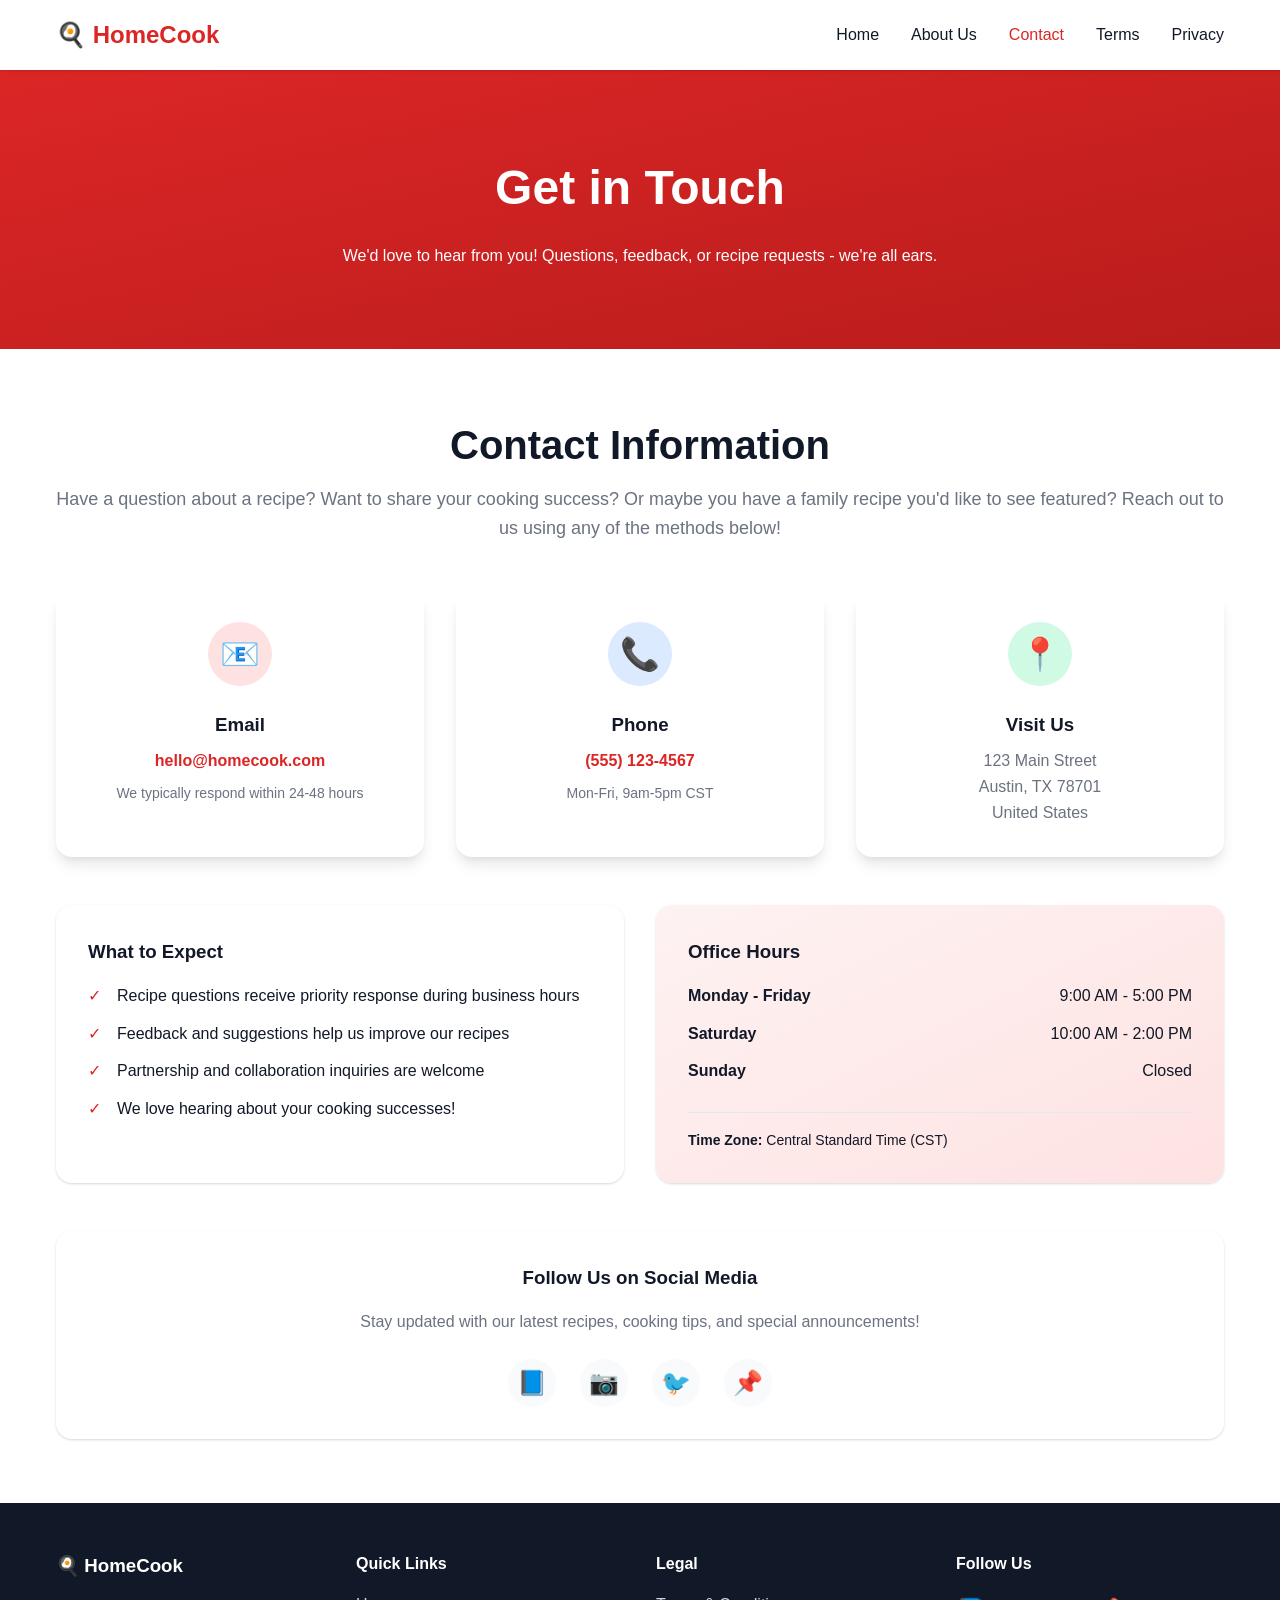
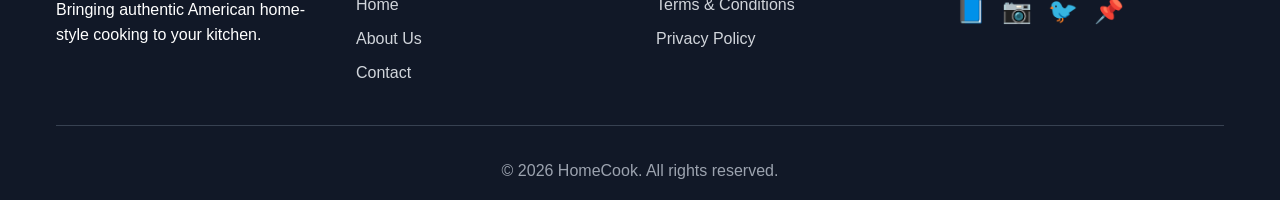
<file: contact.html>
<!DOCTYPE html>
<html lang="en">
<head>
    <meta charset="UTF-8">
    <meta name="viewport" content="width=device-width, initial-scale=1.0">
    <title>Contact Us - HomeCook</title>
    <link rel="stylesheet" href="styles.css">
</head>
<body>
    <!-- Navigation -->
    <nav class="navbar">
        <div class="container">
            <div class="nav-content">
                <a href="index.html" class="logo">🍳 HomeCook</a>
                <button class="mobile-menu-btn" id="mobileMenuBtn">
                    <span></span>
                    <span></span>
                    <span></span>
                </button>
                <ul class="nav-links" id="navLinks">
                    <li><a href="index.html">Home</a></li>
                    <li><a href="about.html">About Us</a></li>
                    <li><a href="contact.html" class="active">Contact</a></li>
                    <li><a href="terms.html">Terms</a></li>
                    <li><a href="privacy.html">Privacy</a></li>
                </ul>
            </div>
        </div>
    </nav>

    <!-- Hero Section -->
    <div class="hero-section">
        <div class="container">
            <h1>Get in Touch</h1>
            <p>We'd love to hear from you! Questions, feedback, or recipe requests - we're all ears.</p>
        </div>
    </div>

    <!-- Contact Content -->
    <div class="section">
        <div class="container">
            <div class="section-header">
                <h2>Contact Information</h2>
                <p>Have a question about a recipe? Want to share your cooking success? Or maybe you have a family recipe you'd like to see featured? Reach out to us using any of the methods below!</p>
            </div>

            <div class="contact-grid">
                <div class="contact-card">
                    <div class="contact-icon" style="background: #FEE2E2;">
                        <span>📧</span>
                    </div>
                    <h3>Email</h3>
                    <a href="mailto:hello@homecook.com">hello@homecook.com</a>
                    <p style="color: var(--text-gray); margin-top: 0.5rem; font-size: 0.875rem;">We typically respond within 24-48 hours</p>
                </div>

                <div class="contact-card">
                    <div class="contact-icon" style="background: #DBEAFE;">
                        <span>📞</span>
                    </div>
                    <h3>Phone</h3>
                    <a href="tel:+15551234567">(555) 123-4567</a>
                    <p style="color: var(--text-gray); margin-top: 0.5rem; font-size: 0.875rem;">Mon-Fri, 9am-5pm CST</p>
                </div>

                <div class="contact-card">
                    <div class="contact-icon" style="background: #D1FAE5;">
                        <span>📍</span>
                    </div>
                    <h3>Visit Us</h3>
                    <p style="color: var(--text-gray);">
                        123 Main Street<br>
                        Austin, TX 78701<br>
                        United States
                    </p>
                </div>
            </div>

            <!-- Additional Information -->
            <div class="info-grid" style="margin-top: 3rem;">
                <div class="info-card">
                    <h3>What to Expect</h3>
                    <ul>
                        <li>
                            <span style="color: var(--primary-red); margin-right: 0.5rem;">✓</span>
                            Recipe questions receive priority response during business hours
                        </li>
                        <li>
                            <span style="color: var(--primary-red); margin-right: 0.5rem;">✓</span>
                            Feedback and suggestions help us improve our recipes
                        </li>
                        <li>
                            <span style="color: var(--primary-red); margin-right: 0.5rem;">✓</span>
                            Partnership and collaboration inquiries are welcome
                        </li>
                        <li>
                            <span style="color: var(--primary-red); margin-right: 0.5rem;">✓</span>
                            We love hearing about your cooking successes!
                        </li>
                    </ul>
                </div>

                <div class="info-card" style="background: linear-gradient(to bottom right, #FEF2F2, #FEE2E2);">
                    <h3>Office Hours</h3>
                    <div style="display: flex; flex-direction: column; gap: 0.75rem;">
                        <div style="display: flex; justify-content: space-between;">
                            <strong>Monday - Friday</strong>
                            <span>9:00 AM - 5:00 PM</span>
                        </div>
                        <div style="display: flex; justify-content: space-between;">
                            <strong>Saturday</strong>
                            <span>10:00 AM - 2:00 PM</span>
                        </div>
                        <div style="display: flex; justify-content: space-between;">
                            <strong>Sunday</strong>
                            <span>Closed</span>
                        </div>
                        <div style="margin-top: 1rem; padding-top: 1rem; border-top: 1px solid #E5E7EB;">
                            <p style="font-size: 0.875rem; margin: 0;">
                                <strong>Time Zone:</strong> Central Standard Time (CST)
                            </p>
                        </div>
                    </div>
                </div>
            </div>

            <!-- Follow Us Section -->
            <div class="info-card" style="text-align: center; margin-top: 3rem;">
                <h3>Follow Us on Social Media</h3>
                <p style="color: var(--text-gray); margin-bottom: 1.5rem;">
                    Stay updated with our latest recipes, cooking tips, and special announcements!
                </p>
                <div style="display: flex; justify-content: center; gap: 1.5rem;">
                    <a href="#" style="text-decoration: none; transition: transform 0.2s;">
                        <div style="width: 3rem; height: 3rem; background: var(--bg-light); border-radius: 50%; display: flex; align-items: center; justify-content: center; font-size: 1.5rem;">
                            📘
                        </div>
                    </a>
                    <a href="#" style="text-decoration: none; transition: transform 0.2s;">
                        <div style="width: 3rem; height: 3rem; background: var(--bg-light); border-radius: 50%; display: flex; align-items: center; justify-content: center; font-size: 1.5rem;">
                            📷
                        </div>
                    </a>
                    <a href="#" style="text-decoration: none; transition: transform 0.2s;">
                        <div style="width: 3rem; height: 3rem; background: var(--bg-light); border-radius: 50%; display: flex; align-items: center; justify-content: center; font-size: 1.5rem;">
                            🐦
                        </div>
                    </a>
                    <a href="#" style="text-decoration: none; transition: transform 0.2s;">
                        <div style="width: 3rem; height: 3rem; background: var(--bg-light); border-radius: 50%; display: flex; align-items: center; justify-content: center; font-size: 1.5rem;">
                            📌
                        </div>
                    </a>
                </div>
            </div>
        </div>
    </div>

    <!-- Footer -->
    <footer class="footer">
        <div class="container">
            <div class="footer-content">
                <div class="footer-section">
                    <h3>🍳 HomeCook</h3>
                    <p>Bringing authentic American home-style cooking to your kitchen.</p>
                </div>
                <div class="footer-section">
                    <h4>Quick Links</h4>
                    <ul>
                        <li><a href="index.html">Home</a></li>
                        <li><a href="about.html">About Us</a></li>
                        <li><a href="contact.html">Contact</a></li>
                    </ul>
                </div>
                <div class="footer-section">
                    <h4>Legal</h4>
                    <ul>
                        <li><a href="terms.html">Terms & Conditions</a></li>
                        <li><a href="privacy.html">Privacy Policy</a></li>
                    </ul>
                </div>
                <div class="footer-section">
                    <h4>Follow Us</h4>
                    <div class="social-links">
                        <a href="#">📘</a>
                        <a href="#">📷</a>
                        <a href="#">🐦</a>
                        <a href="#">📌</a>
                    </div>
                </div>
            </div>
            <div class="footer-bottom">
                <p>&copy; 2026 HomeCook. All rights reserved.</p>
            </div>
        </div>
    </footer>

    <script src="main.js"></script>
</body>
</html>
</file>
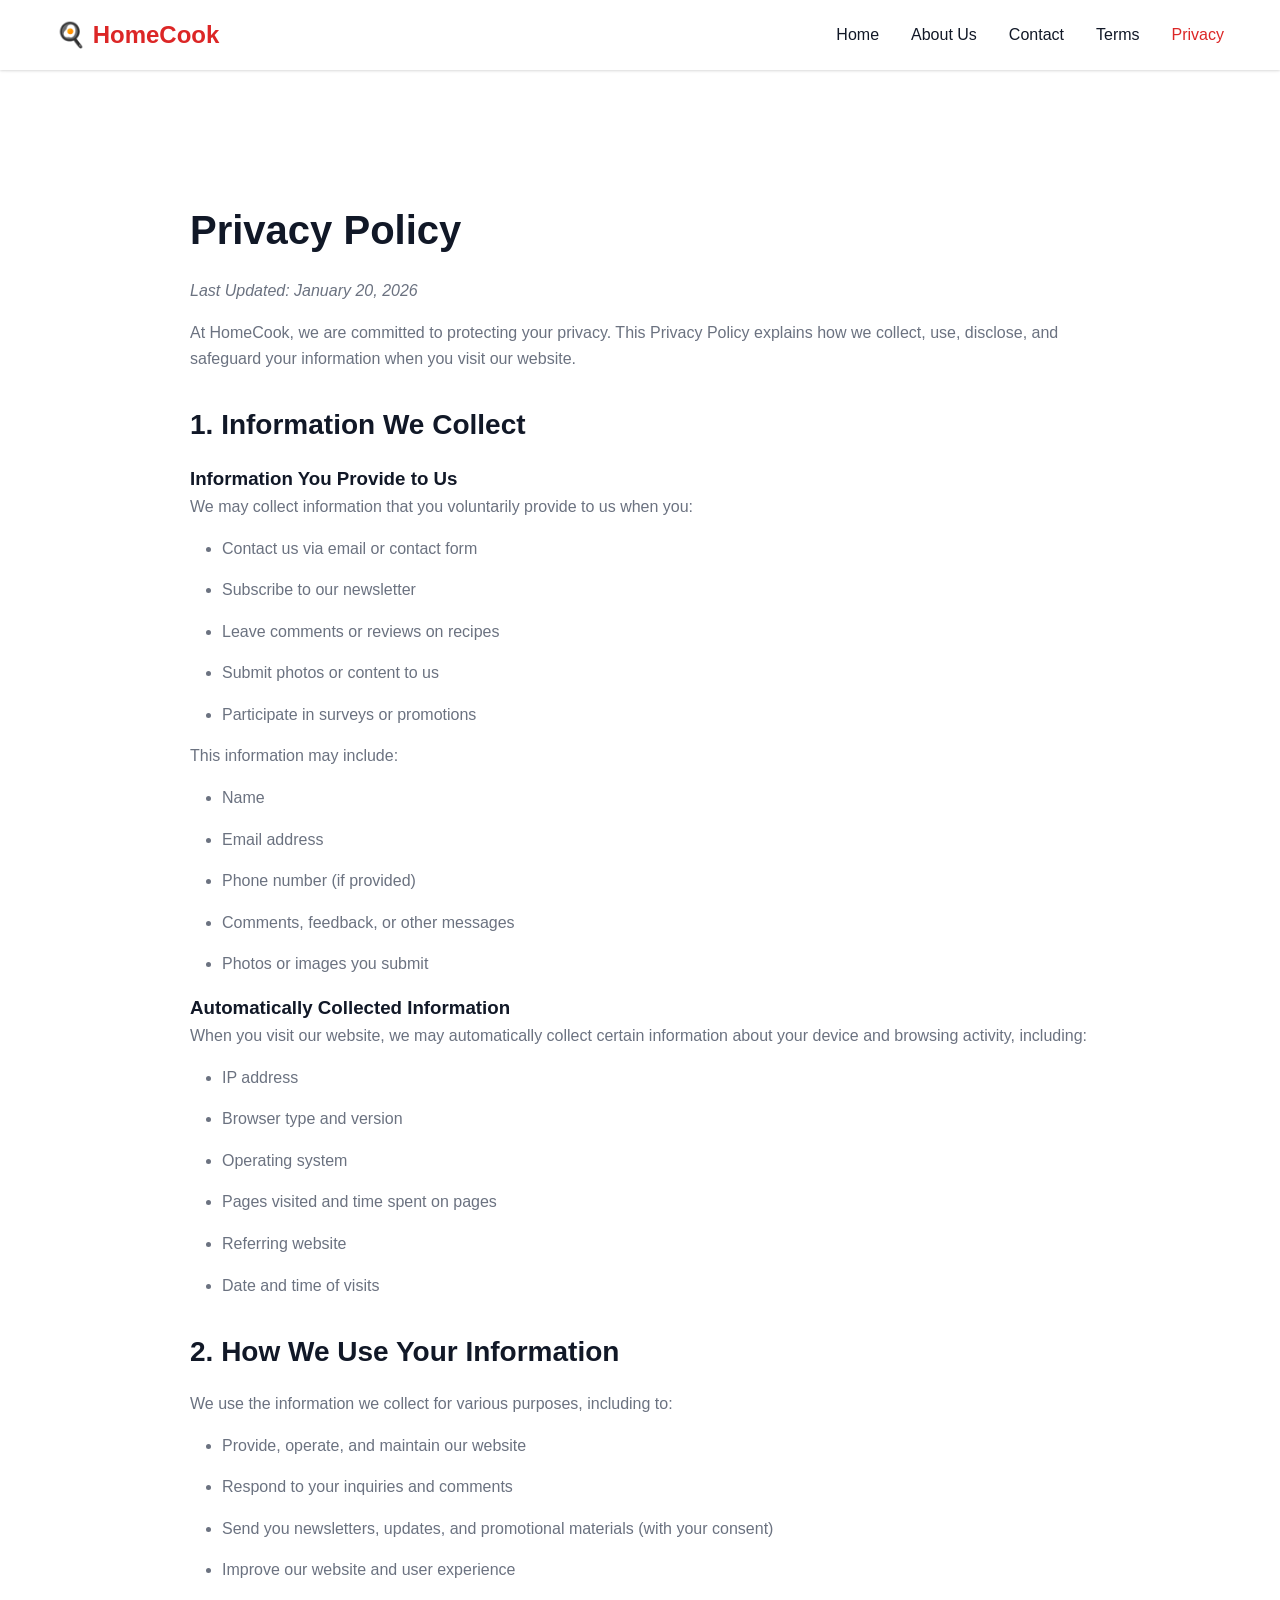
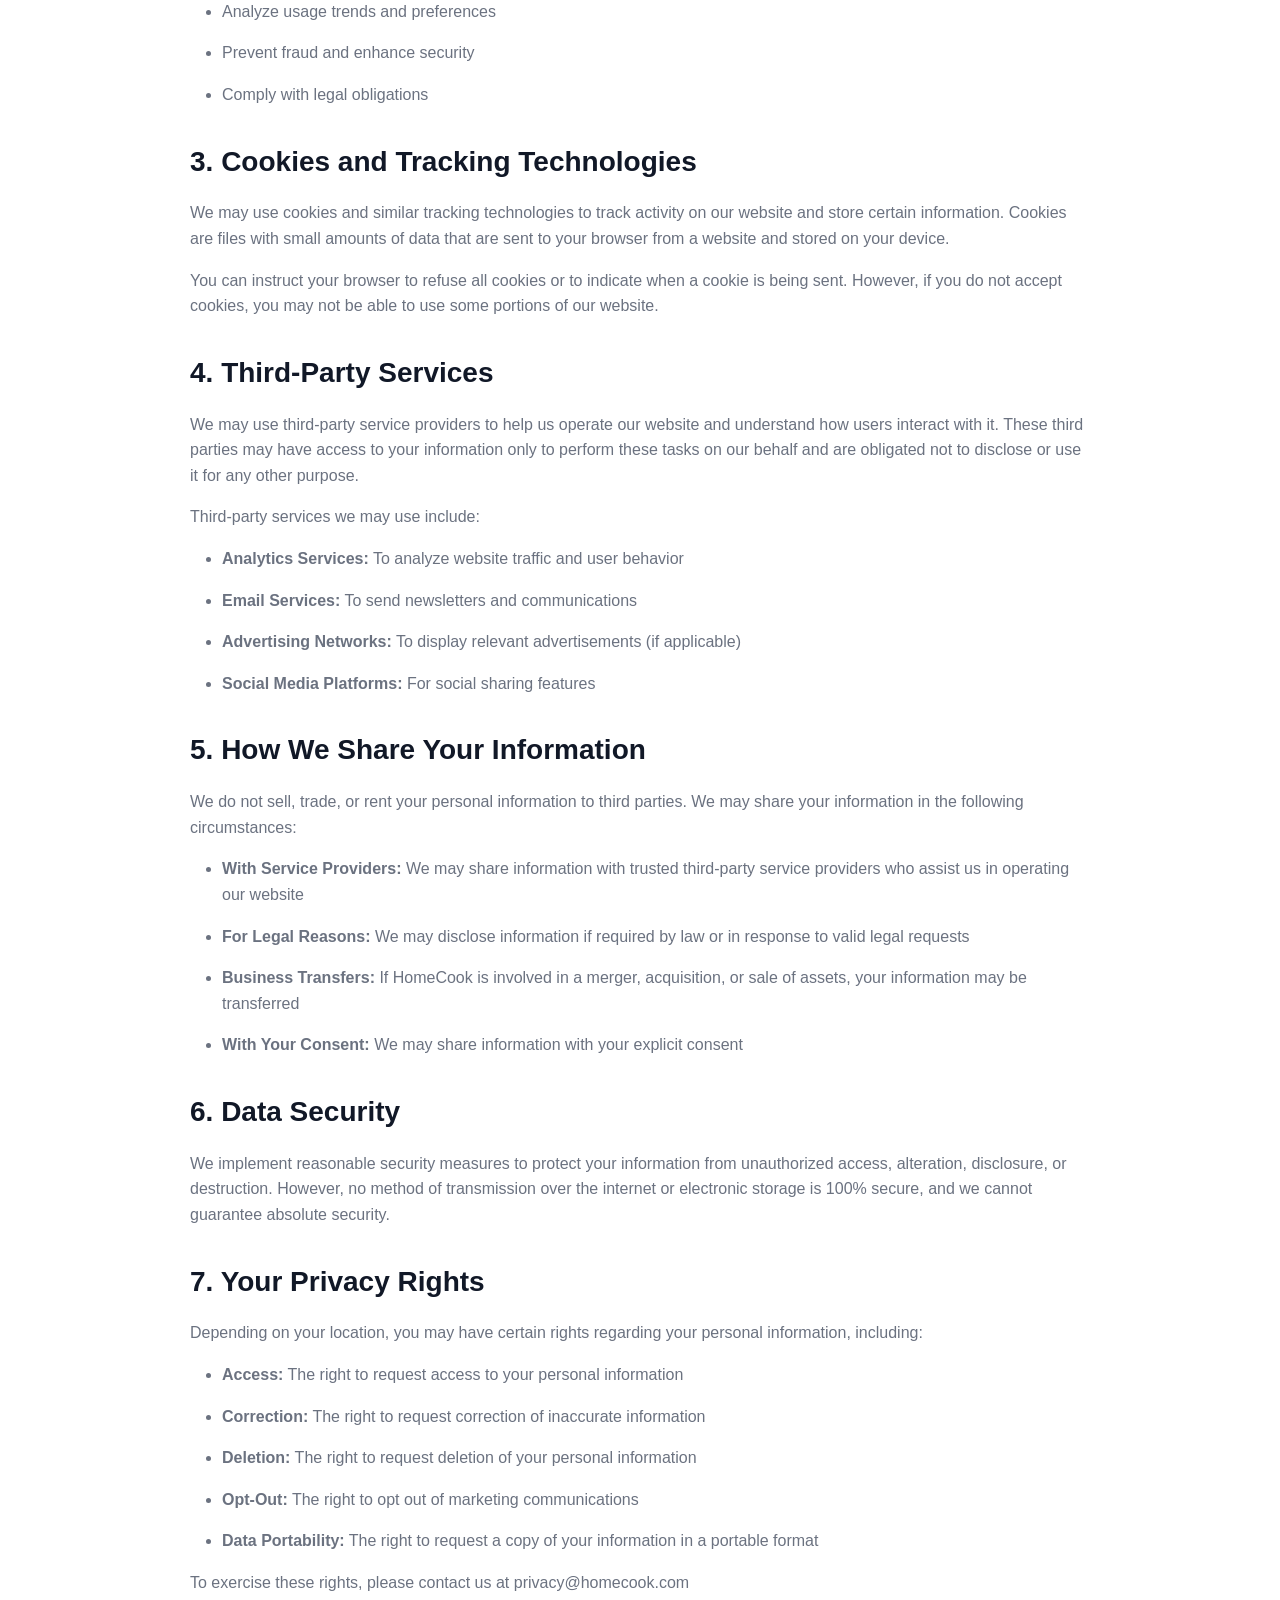
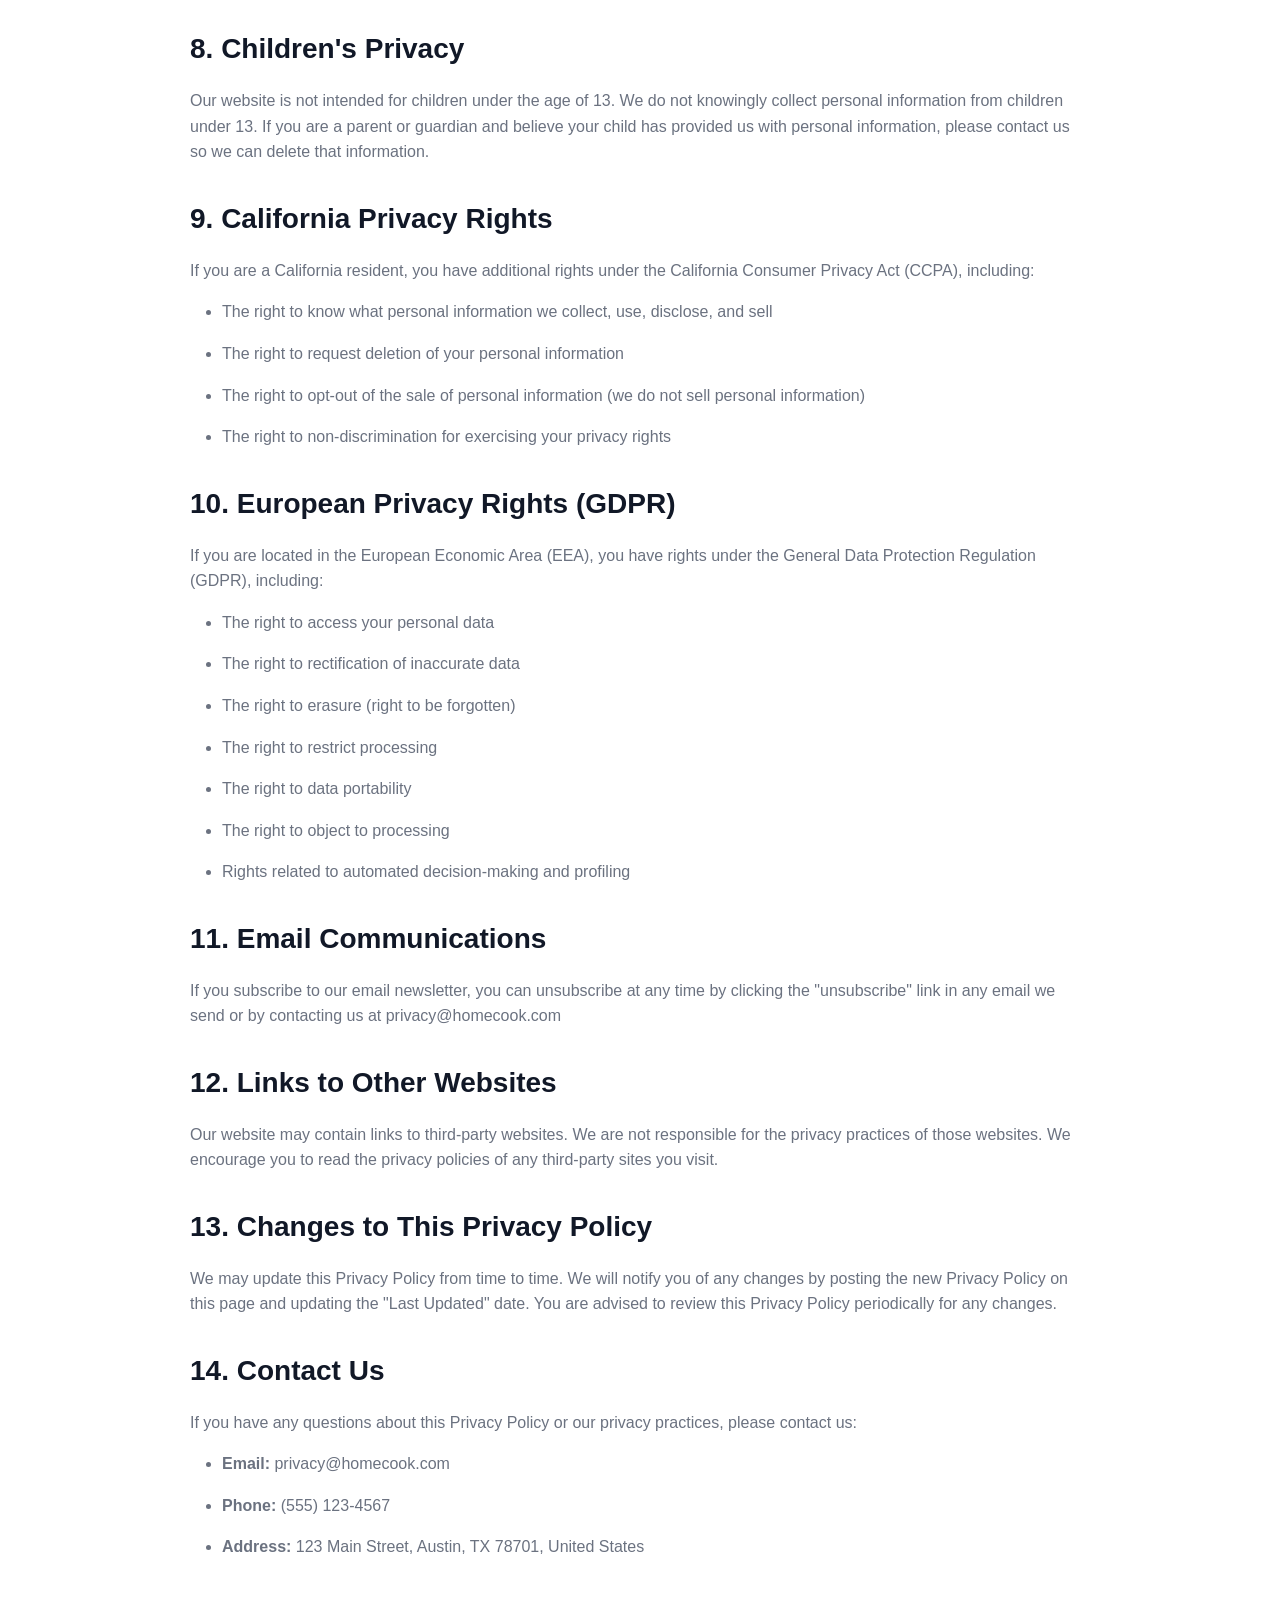
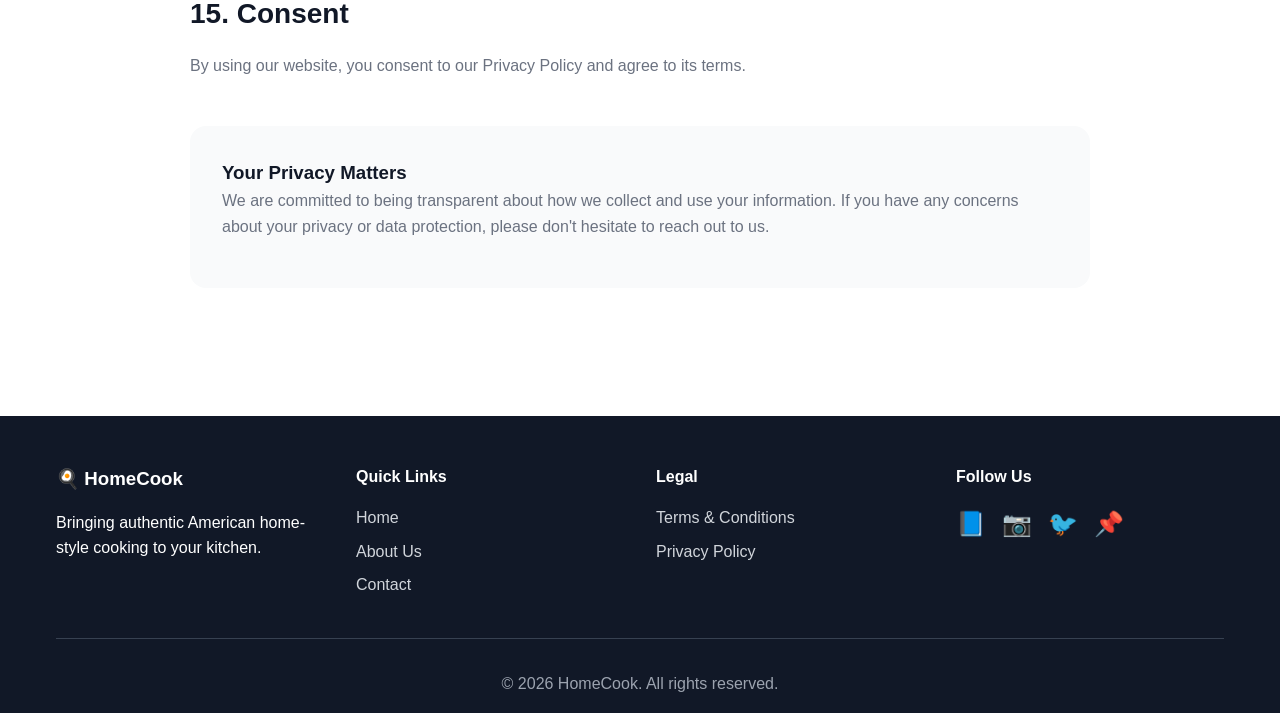
<file: privacy.html>
<!DOCTYPE html>
<html lang="en">
<head>
    <meta charset="UTF-8">
    <meta name="viewport" content="width=device-width, initial-scale=1.0">
    <title>Privacy Policy - HomeCook</title>
    <link rel="stylesheet" href="styles.css">
</head>
<body>
    <!-- Navigation -->
    <nav class="navbar">
        <div class="container">
            <div class="nav-content">
                <a href="index.html" class="logo">🍳 HomeCook</a>
                <button class="mobile-menu-btn" id="mobileMenuBtn">
                    <span></span>
                    <span></span>
                    <span></span>
                </button>
                <ul class="nav-links" id="navLinks">
                    <li><a href="index.html">Home</a></li>
                    <li><a href="about.html">About Us</a></li>
                    <li><a href="contact.html">Contact</a></li>
                    <li><a href="terms.html">Terms</a></li>
                    <li><a href="privacy.html" class="active">Privacy</a></li>
                </ul>
            </div>
        </div>
    </nav>

    <!-- Main Content -->
    <div class="section">
        <div class="container">
            <div class="legal-page">
                <h1>Privacy Policy</h1>
                <p><em>Last Updated: January 20, 2026</em></p>
                
                <p>At HomeCook, we are committed to protecting your privacy. This Privacy Policy explains how we collect, use, disclose, and safeguard your information when you visit our website.</p>

                <h2>1. Information We Collect</h2>
                
                <h3>Information You Provide to Us</h3>
                <p>We may collect information that you voluntarily provide to us when you:</p>
                <ul>
                    <li>Contact us via email or contact form</li>
                    <li>Subscribe to our newsletter</li>
                    <li>Leave comments or reviews on recipes</li>
                    <li>Submit photos or content to us</li>
                    <li>Participate in surveys or promotions</li>
                </ul>
                <p>This information may include:</p>
                <ul>
                    <li>Name</li>
                    <li>Email address</li>
                    <li>Phone number (if provided)</li>
                    <li>Comments, feedback, or other messages</li>
                    <li>Photos or images you submit</li>
                </ul>

                <h3>Automatically Collected Information</h3>
                <p>When you visit our website, we may automatically collect certain information about your device and browsing activity, including:</p>
                <ul>
                    <li>IP address</li>
                    <li>Browser type and version</li>
                    <li>Operating system</li>
                    <li>Pages visited and time spent on pages</li>
                    <li>Referring website</li>
                    <li>Date and time of visits</li>
                </ul>

                <h2>2. How We Use Your Information</h2>
                <p>We use the information we collect for various purposes, including to:</p>
                <ul>
                    <li>Provide, operate, and maintain our website</li>
                    <li>Respond to your inquiries and comments</li>
                    <li>Send you newsletters, updates, and promotional materials (with your consent)</li>
                    <li>Improve our website and user experience</li>
                    <li>Analyze usage trends and preferences</li>
                    <li>Prevent fraud and enhance security</li>
                    <li>Comply with legal obligations</li>
                </ul>

                <h2>3. Cookies and Tracking Technologies</h2>
                <p>We may use cookies and similar tracking technologies to track activity on our website and store certain information. Cookies are files with small amounts of data that are sent to your browser from a website and stored on your device.</p>
                <p>You can instruct your browser to refuse all cookies or to indicate when a cookie is being sent. However, if you do not accept cookies, you may not be able to use some portions of our website.</p>

                <h2>4. Third-Party Services</h2>
                <p>We may use third-party service providers to help us operate our website and understand how users interact with it. These third parties may have access to your information only to perform these tasks on our behalf and are obligated not to disclose or use it for any other purpose.</p>
                
                <p>Third-party services we may use include:</p>
                <ul>
                    <li><strong>Analytics Services:</strong> To analyze website traffic and user behavior</li>
                    <li><strong>Email Services:</strong> To send newsletters and communications</li>
                    <li><strong>Advertising Networks:</strong> To display relevant advertisements (if applicable)</li>
                    <li><strong>Social Media Platforms:</strong> For social sharing features</li>
                </ul>

                <h2>5. How We Share Your Information</h2>
                <p>We do not sell, trade, or rent your personal information to third parties. We may share your information in the following circumstances:</p>
                <ul>
                    <li><strong>With Service Providers:</strong> We may share information with trusted third-party service providers who assist us in operating our website</li>
                    <li><strong>For Legal Reasons:</strong> We may disclose information if required by law or in response to valid legal requests</li>
                    <li><strong>Business Transfers:</strong> If HomeCook is involved in a merger, acquisition, or sale of assets, your information may be transferred</li>
                    <li><strong>With Your Consent:</strong> We may share information with your explicit consent</li>
                </ul>

                <h2>6. Data Security</h2>
                <p>We implement reasonable security measures to protect your information from unauthorized access, alteration, disclosure, or destruction. However, no method of transmission over the internet or electronic storage is 100% secure, and we cannot guarantee absolute security.</p>

                <h2>7. Your Privacy Rights</h2>
                <p>Depending on your location, you may have certain rights regarding your personal information, including:</p>
                <ul>
                    <li><strong>Access:</strong> The right to request access to your personal information</li>
                    <li><strong>Correction:</strong> The right to request correction of inaccurate information</li>
                    <li><strong>Deletion:</strong> The right to request deletion of your personal information</li>
                    <li><strong>Opt-Out:</strong> The right to opt out of marketing communications</li>
                    <li><strong>Data Portability:</strong> The right to request a copy of your information in a portable format</li>
                </ul>
                <p>To exercise these rights, please contact us at privacy@homecook.com</p>

                <h2>8. Children's Privacy</h2>
                <p>Our website is not intended for children under the age of 13. We do not knowingly collect personal information from children under 13. If you are a parent or guardian and believe your child has provided us with personal information, please contact us so we can delete that information.</p>

                <h2>9. California Privacy Rights</h2>
                <p>If you are a California resident, you have additional rights under the California Consumer Privacy Act (CCPA), including:</p>
                <ul>
                    <li>The right to know what personal information we collect, use, disclose, and sell</li>
                    <li>The right to request deletion of your personal information</li>
                    <li>The right to opt-out of the sale of personal information (we do not sell personal information)</li>
                    <li>The right to non-discrimination for exercising your privacy rights</li>
                </ul>

                <h2>10. European Privacy Rights (GDPR)</h2>
                <p>If you are located in the European Economic Area (EEA), you have rights under the General Data Protection Regulation (GDPR), including:</p>
                <ul>
                    <li>The right to access your personal data</li>
                    <li>The right to rectification of inaccurate data</li>
                    <li>The right to erasure (right to be forgotten)</li>
                    <li>The right to restrict processing</li>
                    <li>The right to data portability</li>
                    <li>The right to object to processing</li>
                    <li>Rights related to automated decision-making and profiling</li>
                </ul>

                <h2>11. Email Communications</h2>
                <p>If you subscribe to our email newsletter, you can unsubscribe at any time by clicking the "unsubscribe" link in any email we send or by contacting us at privacy@homecook.com</p>

                <h2>12. Links to Other Websites</h2>
                <p>Our website may contain links to third-party websites. We are not responsible for the privacy practices of those websites. We encourage you to read the privacy policies of any third-party sites you visit.</p>

                <h2>13. Changes to This Privacy Policy</h2>
                <p>We may update this Privacy Policy from time to time. We will notify you of any changes by posting the new Privacy Policy on this page and updating the "Last Updated" date. You are advised to review this Privacy Policy periodically for any changes.</p>

                <h2>14. Contact Us</h2>
                <p>If you have any questions about this Privacy Policy or our privacy practices, please contact us:</p>
                <ul>
                    <li><strong>Email:</strong> privacy@homecook.com</li>
                    <li><strong>Phone:</strong> (555) 123-4567</li>
                    <li><strong>Address:</strong> 123 Main Street, Austin, TX 78701, United States</li>
                </ul>

                <h2>15. Consent</h2>
                <p>By using our website, you consent to our Privacy Policy and agree to its terms.</p>

                <div style="margin-top: 3rem; padding: 2rem; background: var(--bg-light); border-radius: 1rem;">
                    <h3>Your Privacy Matters</h3>
                    <p>We are committed to being transparent about how we collect and use your information. If you have any concerns about your privacy or data protection, please don't hesitate to reach out to us.</p>
                </div>
            </div>
        </div>
    </div>

    <!-- Footer -->
    <footer class="footer">
        <div class="container">
            <div class="footer-content">
                <div class="footer-section">
                    <h3>🍳 HomeCook</h3>
                    <p>Bringing authentic American home-style cooking to your kitchen.</p>
                </div>
                <div class="footer-section">
                    <h4>Quick Links</h4>
                    <ul>
                        <li><a href="index.html">Home</a></li>
                        <li><a href="about.html">About Us</a></li>
                        <li><a href="contact.html">Contact</a></li>
                    </ul>
                </div>
                <div class="footer-section">
                    <h4>Legal</h4>
                    <ul>
                        <li><a href="terms.html">Terms & Conditions</a></li>
                        <li><a href="privacy.html">Privacy Policy</a></li>
                    </ul>
                </div>
                <div class="footer-section">
                    <h4>Follow Us</h4>
                    <div class="social-links">
                        <a href="#">📘</a>
                        <a href="#">📷</a>
                        <a href="#">🐦</a>
                        <a href="#">📌</a>
                    </div>
                </div>
            </div>
            <div class="footer-bottom">
                <p>&copy; 2026 HomeCook. All rights reserved.</p>
            </div>
        </div>
    </footer>

    <script src="main.js"></script>
</body>
</html>
</file>
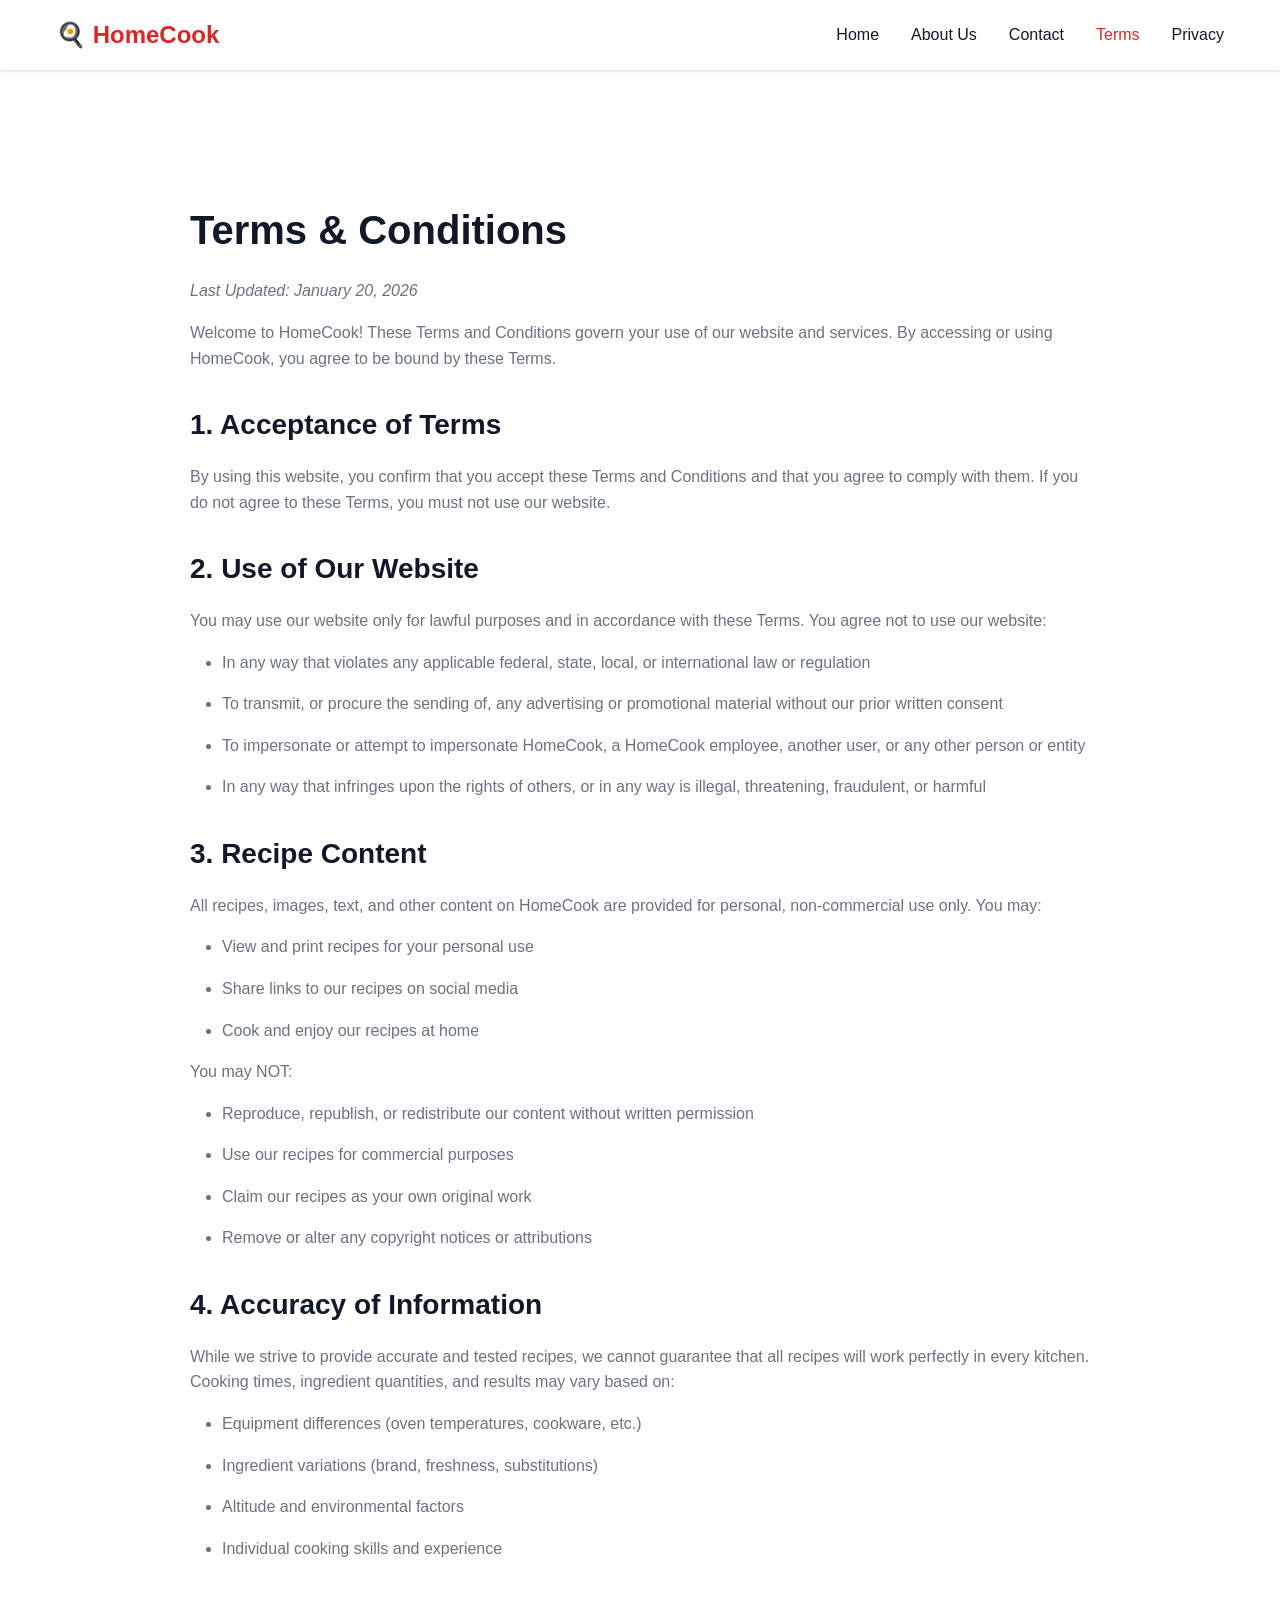
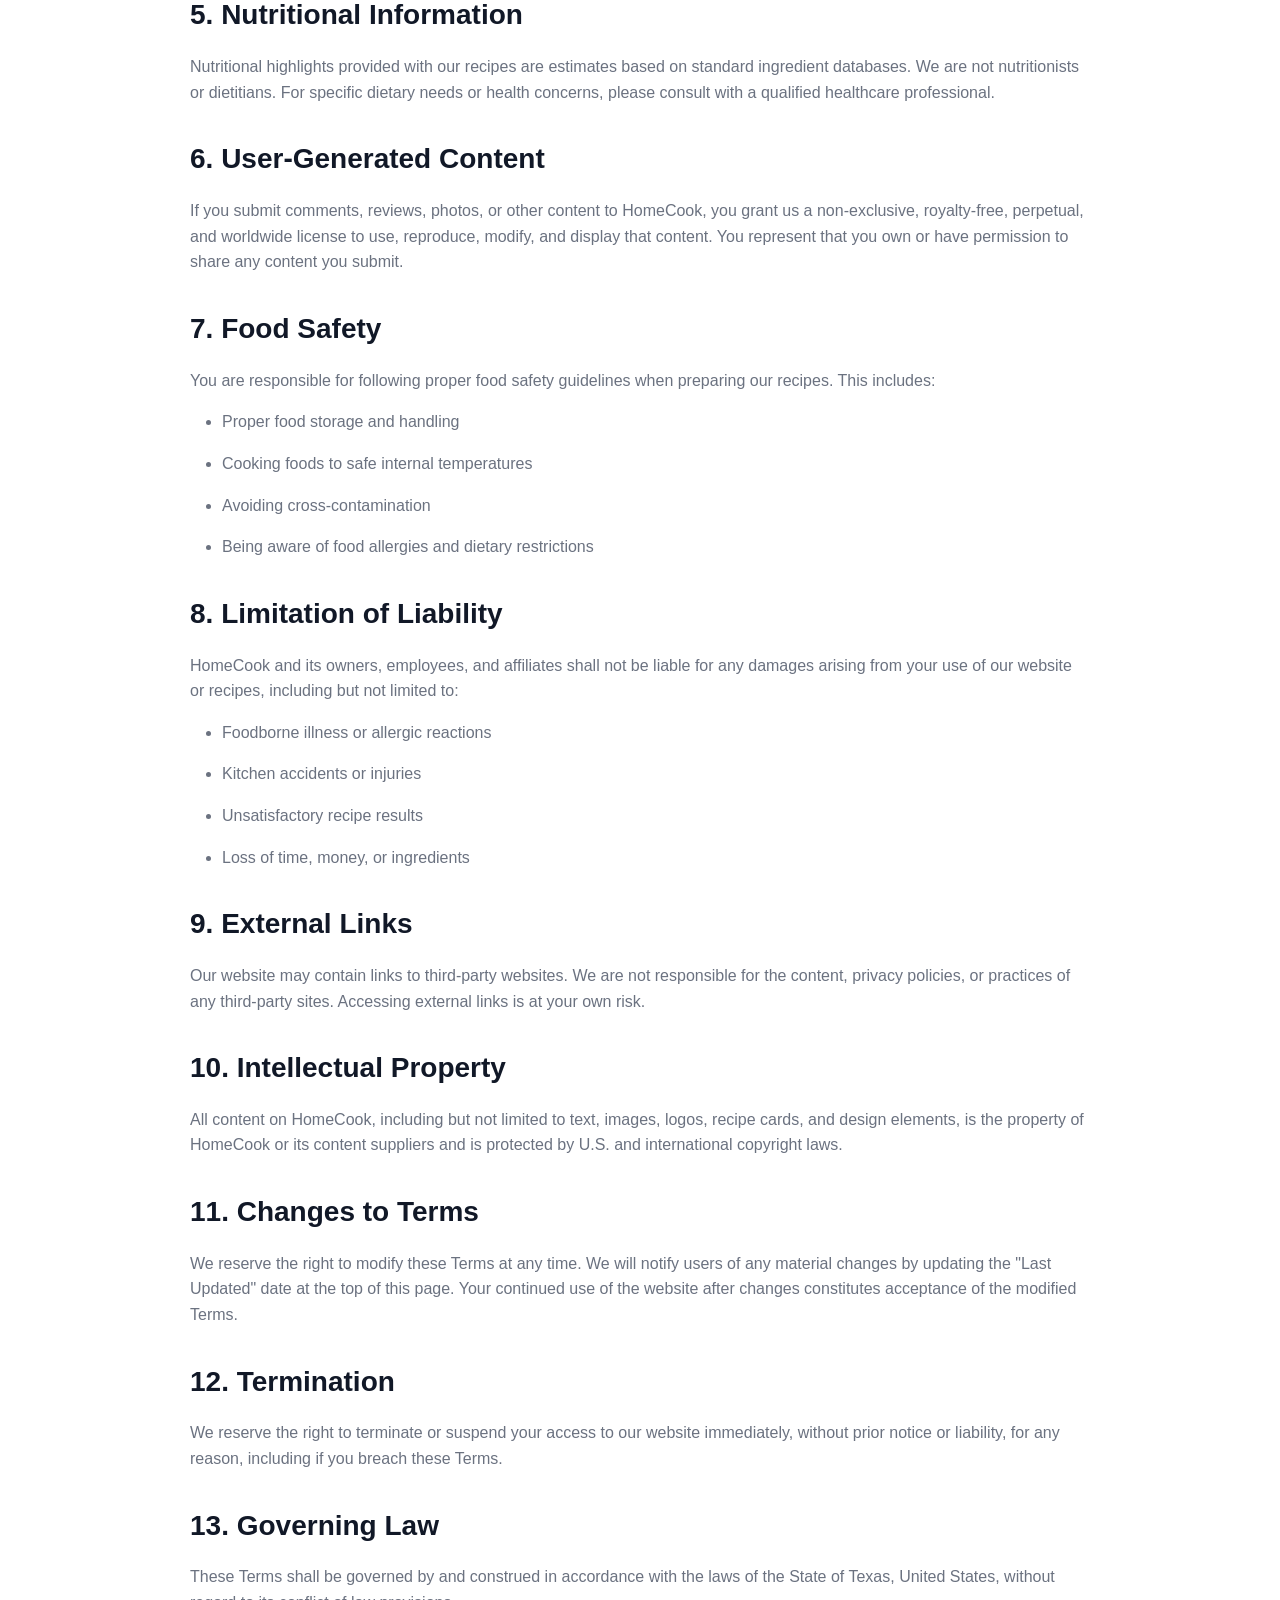
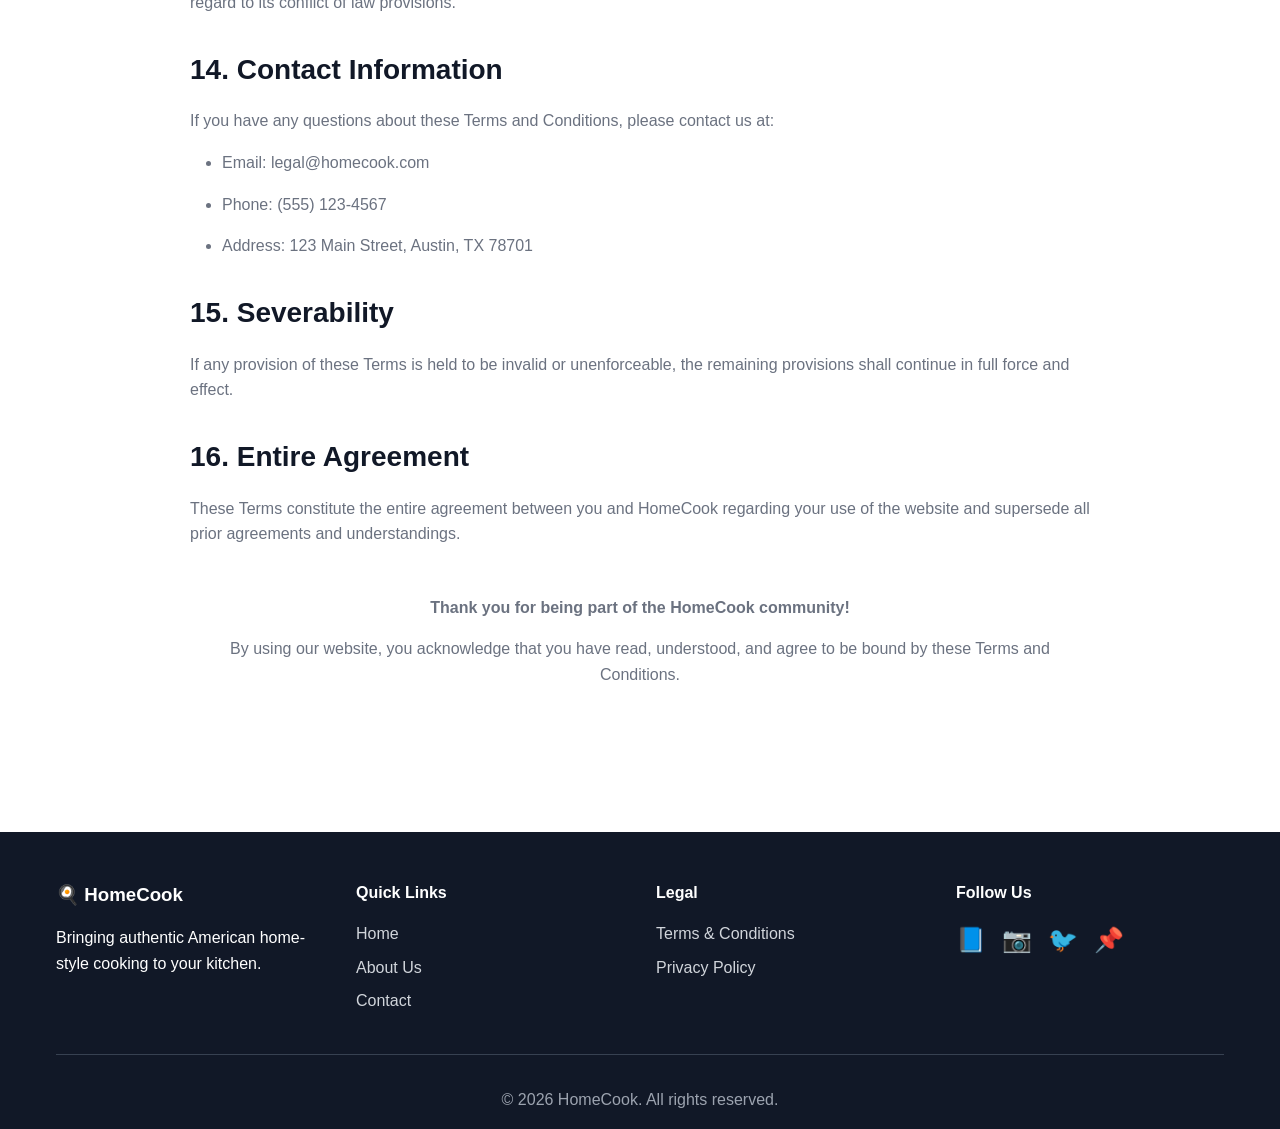
<file: terms.html>
<!DOCTYPE html>
<html lang="en">
<head>
    <meta charset="UTF-8">
    <meta name="viewport" content="width=device-width, initial-scale=1.0">
    <title>Terms & Conditions - HomeCook</title>
    <link rel="stylesheet" href="styles.css">
</head>
<body>
    <!-- Navigation -->
    <nav class="navbar">
        <div class="container">
            <div class="nav-content">
                <a href="index.html" class="logo">🍳 HomeCook</a>
                <button class="mobile-menu-btn" id="mobileMenuBtn">
                    <span></span>
                    <span></span>
                    <span></span>
                </button>
                <ul class="nav-links" id="navLinks">
                    <li><a href="index.html">Home</a></li>
                    <li><a href="about.html">About Us</a></li>
                    <li><a href="contact.html">Contact</a></li>
                    <li><a href="terms.html" class="active">Terms</a></li>
                    <li><a href="privacy.html">Privacy</a></li>
                </ul>
            </div>
        </div>
    </nav>

    <!-- Main Content -->
    <div class="section">
        <div class="container">
            <div class="legal-page">
                <h1>Terms & Conditions</h1>
                <p><em>Last Updated: January 20, 2026</em></p>
                
                <p>Welcome to HomeCook! These Terms and Conditions govern your use of our website and services. By accessing or using HomeCook, you agree to be bound by these Terms.</p>

                <h2>1. Acceptance of Terms</h2>
                <p>By using this website, you confirm that you accept these Terms and Conditions and that you agree to comply with them. If you do not agree to these Terms, you must not use our website.</p>

                <h2>2. Use of Our Website</h2>
                <p>You may use our website only for lawful purposes and in accordance with these Terms. You agree not to use our website:</p>
                <ul>
                    <li>In any way that violates any applicable federal, state, local, or international law or regulation</li>
                    <li>To transmit, or procure the sending of, any advertising or promotional material without our prior written consent</li>
                    <li>To impersonate or attempt to impersonate HomeCook, a HomeCook employee, another user, or any other person or entity</li>
                    <li>In any way that infringes upon the rights of others, or in any way is illegal, threatening, fraudulent, or harmful</li>
                </ul>

                <h2>3. Recipe Content</h2>
                <p>All recipes, images, text, and other content on HomeCook are provided for personal, non-commercial use only. You may:</p>
                <ul>
                    <li>View and print recipes for your personal use</li>
                    <li>Share links to our recipes on social media</li>
                    <li>Cook and enjoy our recipes at home</li>
                </ul>
                <p>You may NOT:</p>
                <ul>
                    <li>Reproduce, republish, or redistribute our content without written permission</li>
                    <li>Use our recipes for commercial purposes</li>
                    <li>Claim our recipes as your own original work</li>
                    <li>Remove or alter any copyright notices or attributions</li>
                </ul>

                <h2>4. Accuracy of Information</h2>
                <p>While we strive to provide accurate and tested recipes, we cannot guarantee that all recipes will work perfectly in every kitchen. Cooking times, ingredient quantities, and results may vary based on:</p>
                <ul>
                    <li>Equipment differences (oven temperatures, cookware, etc.)</li>
                    <li>Ingredient variations (brand, freshness, substitutions)</li>
                    <li>Altitude and environmental factors</li>
                    <li>Individual cooking skills and experience</li>
                </ul>

                <h2>5. Nutritional Information</h2>
                <p>Nutritional highlights provided with our recipes are estimates based on standard ingredient databases. We are not nutritionists or dietitians. For specific dietary needs or health concerns, please consult with a qualified healthcare professional.</p>

                <h2>6. User-Generated Content</h2>
                <p>If you submit comments, reviews, photos, or other content to HomeCook, you grant us a non-exclusive, royalty-free, perpetual, and worldwide license to use, reproduce, modify, and display that content. You represent that you own or have permission to share any content you submit.</p>

                <h2>7. Food Safety</h2>
                <p>You are responsible for following proper food safety guidelines when preparing our recipes. This includes:</p>
                <ul>
                    <li>Proper food storage and handling</li>
                    <li>Cooking foods to safe internal temperatures</li>
                    <li>Avoiding cross-contamination</li>
                    <li>Being aware of food allergies and dietary restrictions</li>
                </ul>

                <h2>8. Limitation of Liability</h2>
                <p>HomeCook and its owners, employees, and affiliates shall not be liable for any damages arising from your use of our website or recipes, including but not limited to:</p>
                <ul>
                    <li>Foodborne illness or allergic reactions</li>
                    <li>Kitchen accidents or injuries</li>
                    <li>Unsatisfactory recipe results</li>
                    <li>Loss of time, money, or ingredients</li>
                </ul>

                <h2>9. External Links</h2>
                <p>Our website may contain links to third-party websites. We are not responsible for the content, privacy policies, or practices of any third-party sites. Accessing external links is at your own risk.</p>

                <h2>10. Intellectual Property</h2>
                <p>All content on HomeCook, including but not limited to text, images, logos, recipe cards, and design elements, is the property of HomeCook or its content suppliers and is protected by U.S. and international copyright laws.</p>

                <h2>11. Changes to Terms</h2>
                <p>We reserve the right to modify these Terms at any time. We will notify users of any material changes by updating the "Last Updated" date at the top of this page. Your continued use of the website after changes constitutes acceptance of the modified Terms.</p>

                <h2>12. Termination</h2>
                <p>We reserve the right to terminate or suspend your access to our website immediately, without prior notice or liability, for any reason, including if you breach these Terms.</p>

                <h2>13. Governing Law</h2>
                <p>These Terms shall be governed by and construed in accordance with the laws of the State of Texas, United States, without regard to its conflict of law provisions.</p>

                <h2>14. Contact Information</h2>
                <p>If you have any questions about these Terms and Conditions, please contact us at:</p>
                <ul>
                    <li>Email: legal@homecook.com</li>
                    <li>Phone: (555) 123-4567</li>
                    <li>Address: 123 Main Street, Austin, TX 78701</li>
                </ul>

                <h2>15. Severability</h2>
                <p>If any provision of these Terms is held to be invalid or unenforceable, the remaining provisions shall continue in full force and effect.</p>

                <h2>16. Entire Agreement</h2>
                <p>These Terms constitute the entire agreement between you and HomeCook regarding your use of the website and supersede all prior agreements and understandings.</p>

                <div style="margin-top: 3rem; text-align: center;">
                    <p><strong>Thank you for being part of the HomeCook community!</strong></p>
                    <p>By using our website, you acknowledge that you have read, understood, and agree to be bound by these Terms and Conditions.</p>
                </div>
            </div>
        </div>
    </div>

    <!-- Footer -->
    <footer class="footer">
        <div class="container">
            <div class="footer-content">
                <div class="footer-section">
                    <h3>🍳 HomeCook</h3>
                    <p>Bringing authentic American home-style cooking to your kitchen.</p>
                </div>
                <div class="footer-section">
                    <h4>Quick Links</h4>
                    <ul>
                        <li><a href="index.html">Home</a></li>
                        <li><a href="about.html">About Us</a></li>
                        <li><a href="contact.html">Contact</a></li>
                    </ul>
                </div>
                <div class="footer-section">
                    <h4>Legal</h4>
                    <ul>
                        <li><a href="terms.html">Terms & Conditions</a></li>
                        <li><a href="privacy.html">Privacy Policy</a></li>
                    </ul>
                </div>
                <div class="footer-section">
                    <h4>Follow Us</h4>
                    <div class="social-links">
                        <a href="#">📘</a>
                        <a href="#">📷</a>
                        <a href="#">🐦</a>
                        <a href="#">📌</a>
                    </div>
                </div>
            </div>
            <div class="footer-bottom">
                <p>&copy; 2026 HomeCook. All rights reserved.</p>
            </div>
        </div>
    </footer>

    <script src="main.js"></script>
</body>
</html>
</file>
<file: styles.css>
/* Reset and Base Styles */
* {
    margin: 0;
    padding: 0;
    box-sizing: border-box;
}

:root {
    --primary-red: #DC2626;
    --primary-red-dark: #B91C1C;
    --secondary-brown: #78350F;
    --bg-light: #F9FAFB;
    --bg-white: #FFFFFF;
    --text-dark: #111827;
    --text-gray: #6B7280;
    --border-gray: #E5E7EB;
    --success-green: #059669;
    --shadow: 0 1px 3px 0 rgba(0, 0, 0, 0.1), 0 1px 2px 0 rgba(0, 0, 0, 0.06);
    --shadow-lg: 0 10px 15px -3px rgba(0, 0, 0, 0.1), 0 4px 6px -2px rgba(0, 0, 0, 0.05);
}

body {
    font-family: -apple-system, BlinkMacSystemFont, 'Segoe UI', Roboto, Oxygen, Ubuntu, Cantarell, sans-serif;
    line-height: 1.6;
    color: var(--text-dark);
    background-color: var(--bg-white);
}

.container {
    max-width: 1200px;
    margin: 0 auto;
    padding: 0 1rem;
}

/* Navigation */
.navbar {
    background: var(--bg-white);
    box-shadow: var(--shadow);
    position: sticky;
    top: 0;
    z-index: 100;
}

.nav-content {
    display: flex;
    justify-content: space-between;
    align-items: center;
    padding: 1rem 0;
}

.logo {
    font-size: 1.5rem;
    font-weight: bold;
    color: var(--primary-red);
    text-decoration: none;
}

.nav-links {
    display: flex;
    list-style: none;
    gap: 2rem;
}

.nav-links a {
    text-decoration: none;
    color: var(--text-dark);
    font-weight: 500;
    transition: color 0.3s;
}

.nav-links a:hover,
.nav-links a.active {
    color: var(--primary-red);
}

.mobile-menu-btn {
    display: none;
    flex-direction: column;
    gap: 4px;
    background: none;
    border: none;
    cursor: pointer;
}

.mobile-menu-btn span {
    width: 25px;
    height: 3px;
    background: var(--text-dark);
    transition: 0.3s;
}

/* Buttons */
.btn {
    display: inline-block;
    padding: 0.75rem 2rem;
    border-radius: 0.5rem;
    font-weight: 600;
    text-decoration: none;
    transition: all 0.3s;
    border: none;
    cursor: pointer;
}

.btn-primary {
    background: var(--primary-red);
    color: white;
}

.btn-primary:hover {
    background: var(--primary-red-dark);
    transform: translateY(-2px);
    box-shadow: var(--shadow-lg);
}

/* Section */
.section {
    padding: 4rem 0;
}

.section-header {
    text-align: center;
    margin-bottom: 3rem;
}

.section-header h2 {
    font-size: 2.5rem;
    margin-bottom: 0.5rem;
    color: var(--text-dark);
}

.section-header p {
    font-size: 1.125rem;
    color: var(--text-gray);
}

.bg-light {
    background-color: var(--bg-light);
}

/* Recipe Grid */
.recipe-grid {
    display: grid;
    grid-template-columns: repeat(auto-fill, minmax(300px, 1fr));
    gap: 2rem;
}

.recipe-card {
    background: white;
    border-radius: 1rem;
    overflow: hidden;
    box-shadow: var(--shadow);
    transition: transform 0.3s, box-shadow 0.3s;
    text-decoration: none;
    color: inherit;
    display: block;
}

.recipe-card:hover {
    transform: translateY(-4px);
    box-shadow: var(--shadow-lg);
}

.recipe-card-image {
    width: 100%;
    height: 200px;
    object-fit: cover;
}

.recipe-card-content {
    padding: 1.5rem;
}

.recipe-card-title {
    font-size: 1.25rem;
    font-weight: 700;
    margin-bottom: 0.5rem;
    color: var(--text-dark);
}

.recipe-card-description {
    color: var(--text-gray);
    margin-bottom: 1rem;
    font-size: 0.875rem;
}

.recipe-card-meta {
    display: flex;
    gap: 1rem;
    font-size: 0.875rem;
    color: var(--text-gray);
}

.recipe-card-badge {
    display: inline-block;
    padding: 0.25rem 0.75rem;
    background: var(--primary-red);
    color: white;
    border-radius: 1rem;
    font-size: 0.75rem;
    font-weight: 600;
    margin-bottom: 0.5rem;
}

/* About Preview */
.about-preview {
    padding: 4rem 0;
    background: linear-gradient(to bottom right, #FEF2F2, #FEE2E2);
}

.about-content {
    display: grid;
    grid-template-columns: 1fr 1fr;
    gap: 3rem;
    align-items: center;
}

.about-text h2 {
    font-size: 2.5rem;
    margin-bottom: 1rem;
    color: var(--text-dark);
}

.about-text p {
    font-size: 1.125rem;
    color: var(--text-gray);
    margin-bottom: 1rem;
}

.about-image img {
    width: 100%;
    border-radius: 1rem;
    box-shadow: var(--shadow-lg);
}

/* Testimonials */
.testimonials {
    padding: 4rem 0;
    background: var(--bg-white);
}

.testimonials-grid {
    display: grid;
    grid-template-columns: repeat(auto-fit, minmax(300px, 1fr));
    gap: 2rem;
}

.testimonial-card {
    background: white;
    padding: 2rem;
    border-radius: 1rem;
    box-shadow: var(--shadow);
}

.stars {
    font-size: 1.25rem;
    margin-bottom: 1rem;
}

.testimonial-card p {
    color: var(--text-gray);
    font-style: italic;
    margin-bottom: 1rem;
}

.testimonial-author {
    display: flex;
    flex-direction: column;
}

.testimonial-author strong {
    color: var(--text-dark);
}

.testimonial-author span {
    color: var(--text-gray);
    font-size: 0.875rem;
}

/* Footer */
.footer {
    background: var(--text-dark);
    color: white;
    padding: 3rem 0 1rem;
}

.footer-content {
    display: grid;
    grid-template-columns: repeat(auto-fit, minmax(200px, 1fr));
    gap: 2rem;
    margin-bottom: 2rem;
}

.footer-section h3,
.footer-section h4 {
    margin-bottom: 1rem;
}

.footer-section ul {
    list-style: none;
}

.footer-section ul li {
    margin-bottom: 0.5rem;
}

.footer-section a {
    color: #D1D5DB;
    text-decoration: none;
    transition: color 0.3s;
}

.footer-section a:hover {
    color: white;
}

.social-links {
    display: flex;
    gap: 1rem;
    font-size: 1.5rem;
}

.footer-bottom {
    text-align: center;
    padding-top: 2rem;
    border-top: 1px solid #374151;
    color: #9CA3AF;
}

/* Contact Page */
.hero-section {
    background: linear-gradient(to bottom right, var(--primary-red), var(--primary-red-dark));
    color: white;
    padding: 5rem 0;
    text-align: center;
}

.hero-section h1 {
    font-size: 3rem;
    margin-bottom: 1rem;
}

.contact-grid {
    display: grid;
    grid-template-columns: repeat(auto-fit, minmax(250px, 1fr));
    gap: 2rem;
    margin: 3rem 0;
}

.contact-card {
    background: white;
    padding: 2rem;
    border-radius: 1rem;
    box-shadow: var(--shadow-lg);
    text-align: center;
}

.contact-icon {
    width: 4rem;
    height: 4rem;
    border-radius: 50%;
    display: flex;
    align-items: center;
    justify-content: center;
    margin: 0 auto 1.5rem;
    font-size: 2rem;
}

.contact-card h3 {
    margin-bottom: 0.5rem;
}

.contact-card a {
    color: var(--primary-red);
    text-decoration: none;
    font-weight: 600;
}

.info-grid {
    display: grid;
    grid-template-columns: repeat(auto-fit, minmax(300px, 1fr));
    gap: 2rem;
}

.info-card {
    background: white;
    padding: 2rem;
    border-radius: 1rem;
    box-shadow: var(--shadow);
}

.info-card h3 {
    margin-bottom: 1rem;
}

.info-card ul {
    list-style: none;
}

.info-card li {
    margin-bottom: 0.75rem;
    display: flex;
    gap: 0.5rem;
}

/* Legal Pages */
.legal-page {
    padding: 4rem 0;
    max-width: 900px;
    margin: 0 auto;
}

.legal-page h1 {
    font-size: 2.5rem;
    margin-bottom: 1rem;
}

.legal-page h2 {
    font-size: 1.75rem;
    margin: 2rem 0 1rem;
}

.legal-page p,
.legal-page li {
    color: var(--text-gray);
    margin-bottom: 1rem;
}

.legal-page ul {
    margin-left: 2rem;
}

/* Recipe Detail Page */
.recipe-hero {
    position: relative;
    height: 400px;
    background-size: cover;
    background-position: center;
}

.recipe-hero-overlay {
    position: absolute;
    inset: 0;
    background: linear-gradient(to top, rgba(0,0,0,0.7), rgba(0,0,0,0.3));
    display: flex;
    align-items: flex-end;
}

.recipe-hero-content {
    color: white;
    padding: 2rem;
}

.recipe-hero h1 {
    font-size: 3rem;
    margin-bottom: 0.5rem;
}

.recipe-meta {
    display: flex;
    gap: 2rem;
    padding: 2rem 0;
    border-bottom: 2px solid var(--border-gray);
}

.recipe-meta-item {
    display: flex;
    align-items: center;
    gap: 0.5rem;
}

.recipe-detail-content {
    display: grid;
    grid-template-columns: 1fr 2fr;
    gap: 3rem;
    padding: 3rem 0;
}

.recipe-sidebar {
    position: sticky;
    top: 80px;
    height: fit-content;
}

.recipe-section {
    background: white;
    padding: 2rem;
    border-radius: 1rem;
    box-shadow: var(--shadow);
    margin-bottom: 2rem;
}

.recipe-section h2 {
    margin-bottom: 1rem;
    color: var(--primary-red);
}

.recipe-section ul,
.recipe-section ol {
    margin-left: 1.5rem;
}

.recipe-section li {
    margin-bottom: 0.75rem;
    color: var(--text-gray);
}

.badge {
    display: inline-block;
    padding: 0.5rem 1rem;
    border-radius: 0.5rem;
    font-weight: 600;
    margin-bottom: 1rem;
}

.badge-easy {
    background: #D1FAE5;
    color: #065F46;
}

.badge-medium {
    background: #FEF3C7;
    color: #92400E;
}

/* Responsive Design */
@media (max-width: 768px) {
    .nav-links {
        position: absolute;
        top: 100%;
        left: 0;
        right: 0;
        background: white;
        flex-direction: column;
        padding: 1rem;
        box-shadow: var(--shadow);
        display: none;
    }

    .nav-links.active {
        display: flex;
    }

    .mobile-menu-btn {
        display: flex;
    }

    .about-content {
        grid-template-columns: 1fr;
    }

    .recipe-detail-content {
        grid-template-columns: 1fr;
    }

    .section-header h2 {
        font-size: 2rem;
    }

    .recipe-hero h1 {
        font-size: 2rem;
    }
}
</file>
